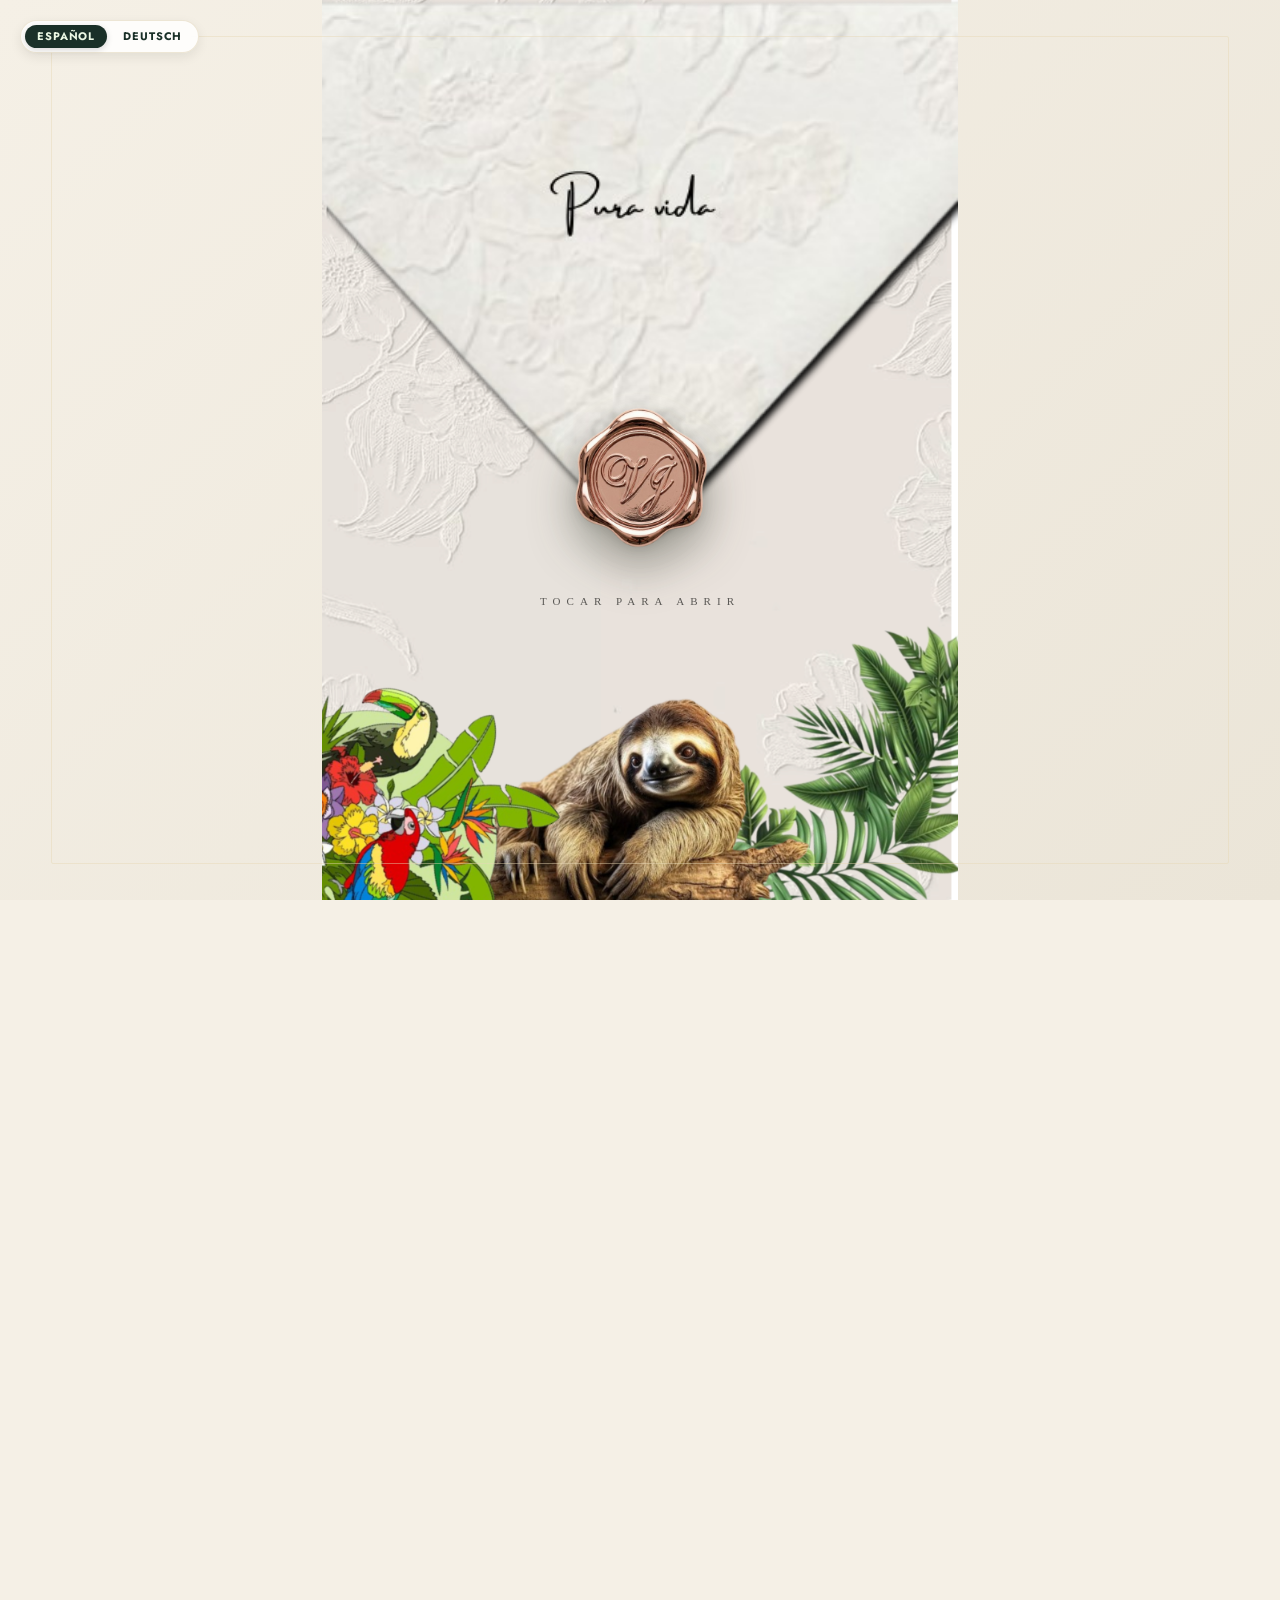
<file: index.html>
<!DOCTYPE html>
<html lang="es" translate="no">
<head>
    <meta charset="UTF-8">
    <meta name="viewport" content="width=device-width, initial-scale=1.0">
    <meta name="google" content="notranslate">
    <title>Boda | Vanessa & Jonas</title>
    <link rel="stylesheet" href="css/style.css">
    <link rel="stylesheet" href="css/sobre-elegancia.css">

    <link href="https://fonts.googleapis.com/css2?family=Cormorant+Garamond:ital,wght@0,300;0,400;0,600;1,300;1,400;1,600&family=Jost:wght@200;300;400;500&display=swap" rel="stylesheet">
</head>
<body>

<!-- ════════════════════════════════════ SOBRE DE APERTURA -->
<div id="pantalla-sobre">

    <div class="lang-switch" aria-label="Selector de idioma">
        <button type="button" class="lang-btn active" data-lang="es">Español</button>
        <button type="button" class="lang-btn" data-lang="de">Deutsch</button>
    </div>

    <div class="sobre-marco">
        <div class="sobre-borde"></div>
        <div class="sobre-division"></div>

        <div id="puerta-izq" class="puerta">
            <img src="img/Solapa.png" class="puerta-img puerta-img-izq" alt="">
            <div class="sobre-velo"></div>
        </div>
        <div id="puerta-der" class="puerta puerta-right">
            <img src="img/Detras de la solapa.png" class="puerta-img puerta-img-der" alt="">
            <div class="sobre-velo"></div>
        </div>

        <div id="sello-clic">     
            <div class="sello-wrapper">
                <img src="img/Sellonuevo.png" class="sello-img" alt="Sello">
            </div>
            
            <p class="sello-texto" data-i18n-es="Tocar para abrir" data-i18n-de="Tippen, um zu öffnen">Tocar para abrir</p>
        </div>

    </div>
</div>
<!-- ════════════════════════════════════ MODAL SOBRE RSVP -->
<div id="modal-rsvp" aria-modal="true" role="dialog" aria-label="Confirmar asistencia">
    <div class="modal-backdrop" id="modalBackdrop"></div>
    <div class="modal-sobre-wrap">

        <!-- Solapa del sobre -->
        <div class="modal-flap" id="modalFlap">
            <span class="modal-flap-txt">V<span class="modal-flap-amp">&</span>J</span>
        </div>

        <!-- Cuerpo del sobre -->
        <div class="modal-envelope">
            <div class="modal-carta" id="modalCarta">

                <!-- ╔════════════════════════════════════════════════════╗
                     ║  ESQUINAS DECORATIVAS DE LA CARTA RSVP            ║
                     ║  Mismas imágenes que las del sobre de apertura     ║
                     ║  o puedes usar otras: src="img/flor-carta-X.png"  ║
                     ╚════════════════════════════════════════════════════╝ -->
                <div class="carta-corners">
                    <img src="img/Flores_invitacionconfirmacion-removebg-preview.png" class="cc-img cc-tl" alt="" onerror="this.style.display='none'">
                    <img src="img/Flores_invitacionconfirmacion-removebg-preview.png" class="cc-img cc-tr" alt="" onerror="this.style.display='none'">
                    <img src="img/Flores_invitacionconfirmacion-removebg-preview.png" class="cc-img cc-bl" alt="" onerror="this.style.display='none'">
                    <img src="img/Flores_invitacionconfirmacion-removebg-preview.png" class="cc-img cc-br" alt="" onerror="this.style.display='none'">
                </div>

                <button class="modal-cerrar" id="modalCerrar" aria-label="Cerrar">✕</button>

                <div class="carta-contenido">
                    <p class="carta-eyebrow" data-i18n-es="14 · Octubre · 2026" data-i18n-de="14 · Oktober · 2026">14 · Octubre · 2026</p>
                    <p class="carta-deadline" data-i18n-es="<strong>Hasta el 20 de Agosto</strong> para confirmar tu asistencia" data-i18n-de="Bitte gib uns bis zum<strong> 20. August</strong>  Bescheid, ob du dabei bist oder nicht"><strong>Hasta el 20 de Agosto</strong> para confirmar tu asistencia</p>
                    <h3 class="carta-title" data-i18n-es="Confirmar <em>Asistencia</em>" data-i18n-de="Teilnahme <em>bestätigen</em>">Confirmar <em>Asistencia</em></h3>
                    <div class="carta-divider"></div>
                    <p id="mensajeBienvenida" class="carta-welcome" data-i18n-es="¡Hola! Qué alegría que estés aquí." data-i18n-de="Hallo! Es ist schön, dass du hier bist.">¡Hola! Qué alegría que estés aquí.</p>

                    <form id="rsvpForm" class="rsvp-form">
                        <div class="rsvp-field">
                            <label class="rsvp-label" data-i18n-es="Familia / Invitado" data-i18n-de="Familie / Gast">Familia / Invitado</label>
                            <input type="text" name="nombre" id="inputNombre" readonly class="rsvp-input rsvp-input-ro">
                        </div>
                        <div class="rsvp-btns">
                            <button type="button" id="btnAsistir" class="rsvp-btn rsvp-btn-si"><span>✦</span> <span class="btn-label" data-i18n-es="Sí, asistiré" data-i18n-de="Ja, ich komme">Sí, asistiré</span></button>
                            <button type="button" id="btnNoAsistir" class="rsvp-btn rsvp-btn-no"><span>✕</span> <span class="btn-label" data-i18n-es="No podré" data-i18n-de="Ich kann nicht kommen">No podré</span></button>
                        </div>
                        <input type="hidden" name="asistencia" id="valorAsistencia" value="" required>
                        <div id="seccionInvitados" class="rsvp-extra hidden">
                            <div class="rsvp-field">
                                <label class="rsvp-label" data-i18n-es="Pases Confirmados" data-i18n-de="Bestätigte Plätze">Pases Confirmados</label>
                                <div class="pases-wrap">
                                    <input type="number" name="cantidad" id="inputCantidad" value="1" min="1" class="rsvp-input pases-input">
                                    <span id="labelMax" class="pases-max" data-i18n-es="de 1 pase reservado" data-i18n-de="von 1 reserviertem Platz">de 1 pase reservado</span>
                                </div>
                                <span id="errorCantidad" class="rsvp-error hidden" aria-live="polite"></span>
                            </div>
                            <div class="rsvp-field">
                                <p class="rsvp-note" data-i18n-es="Confirmar el nombre de las personas que asistirán." data-i18n-de="Bitte die Namen der Teilnehmenden bestätigen.">Confirmar el nombre de las personas que asistirán.</p>
                                <label class="rsvp-label" data-i18n-es="Nombres completos" data-i18n-de="Vollständige Namen">Nombres completos</label>
                                <textarea name="nombres" id="inputNombres" class="rsvp-input rsvp-textarea"></textarea>
                            </div>
                            <div class="rsvp-field">
                                <label class="rsvp-label" data-i18n-es="Dieta / Restricciones" data-i18n-de="Ernährung / Einschränkungen">Dieta / Restricciones</label>
                                <textarea name="dieta" id="inputDieta" class="rsvp-input rsvp-textarea"></textarea>
                            </div>
                        </div>
                        <button type="submit" id="btnEnviar" class="rsvp-submit" data-i18n-es="Enviar Confirmación" data-i18n-de="Bestätigung senden">Enviar Confirmación</button>
                    </form>

                    <div id="mensajeExito" class="rsvp-exito hidden">
                        <div class="exito-flower">✦</div>
                        <p class="exito-text" data-i18n-es="¡Pura Vida!" data-i18n-de="Wir freuen uns!">¡Pura Vida!</p>
                        <p class="exito-sub" data-i18n-es="Confirmación guardada.<br>¡Nos vemos en octubre!" data-i18n-de="Bestätigung gespeichert.<br>Wir sehen uns im Oktober!">Confirmación guardada.<br>¡Nos vemos en octubre!</p>
                    </div>
                </div>
            </div>
        </div>
    </div>
</div>

<!-- ════════════════════════════════════ INVITACIÓN PRINCIPAL -->
<div id="invitacion-main">
    <audio id="carouselAudio" src="img/me fui de vacaciones.mp3" loop preload="auto"></audio>
    <div class="music-control global-music">
        <div class="music-player" aria-label="Reproductor de música">
            <div class="music-player-top">
                <div class="music-art" aria-hidden="true">
                    <img src="img/ima1.jpeg" class="vinyl-img" alt="Vinilo">
                    <span class="vinyl-text">♫</span>
                </div>
                <div class="music-meta">
                    <strong class="music-title">Vanessa & Jonas</strong>
                    <span class="music-subtitle" data-i18n-es="Toca para detener" data-i18n-de="Tippe zum Anhalten">Toca para detener</span>
                </div>

                <button id="musicToggle" class="music-toggle" aria-pressed="false" aria-label="Reproducir música">
                    <span class="music-btn-icon">▶</span>
                    <span class="music-btn-text" data-i18n-es="Play" data-i18n-de="Play">Play</span>
                </button>
            </div>
            <div class="music-progress-wrap" aria-hidden="true">
                <div id="musicProgress" class="music-progress"></div>
            </div>
        </div>
    </div>

    <!-- HERO -->
    <header class="hero">
        <img src="img/ima4.jpeg" class="hero-img" alt="Boda">
        <div class="hero-overlay"></div>

        <!-- ╔══════════════════════════════════════════════════════════╗
             ║  IMÁGENES DE ESQUINAAS BORRADAS                          ║
             ║  Reemplaza las flores SVG con tus propias imágenes       ║
             ║  src="img/hero-corner-tl.png"  ← esquina superior izq   ║
             ║  src="img/hero-corner-tr.png"  ← esquina superior der   ║
             ║  src="img/hero-corner-bl.png"  ← esquina inferior izq   ║
             ║  src="img/hero-corner-br.png"  ← esquina inferior der   ║
             ║  Recomendado: PNG transparente, mínimo 300×400 px        ║
             ║  Si la imagen no carga, se muestra la rama SVG de respaldo║
             ╚══════════════════════════════════════════════════════════╝DEL PRINCIO FOTOS  --> 

        <!-- Pétalos flotantes -->
        <div class="petals-container" aria-hidden="true">
            <div class="petal p1"></div><div class="petal p2"></div>
            <div class="petal p3"></div><div class="petal p4"></div>
            <div class="petal p5"></div><div class="petal p6"></div>
            <div class="petal p7"></div><div class="petal p8"></div>
        </div>

        <div class="hero-content">
            <p class="hero-eyebrow" data-i18n-es="¡Nos Casamos!" data-i18n-de="Wir heiraten!">¡Nos Casamos!</p>
            <div class="hero-divider-top"></div>
            <h1 class="hero-title" data-i18n-es="Vanessa <span class='ampersand'>&</span> Jonas" data-i18n-de="Vanessa <span class='ampersand'>&</span> Jonas">Vanessa <span class="ampersand">&</span> Jonas</h1>
        </div>

        <div class="scroll-hint"><div class="scroll-chevron"></div></div>
    </header>

    <!-- CUENTA REGRESIVA -->
    <section class="countdown-section">
        <div class="petals-container" aria-hidden="true">
            <div class="petal p1"></div><div class="petal p2"></div>
            <div class="petal p3"></div><div class="petal p4"></div>
            <div class="petal p5"></div><div class="petal p6"></div>
            <div class="petal p7"></div><div class="petal p8"></div>
        </div>
        <div class="countdown-bg-pattern" aria-hidden="true"></div>
        <p class="countdown-date" data-i18n-es="14 de octubre de 2026" data-i18n-de="14. Oktober 2026">14 de octubre de 2026</p>
        <p class="countdown-label" data-i18n-es="Solo faltan..." data-i18n-de="Es fehlen noch...">Solo faltan...</p>
        
        <div class="countdown-grid">
            <div class="cd-unit"><span id="days" class="cd-num">00</span><span class="cd-word" data-i18n-es="Días" data-i18n-de="Tage">Días</span></div>
            <div class="cd-dot">·</div>
            <div class="cd-unit"><span id="hours" class="cd-num">00</span><span class="cd-word" data-i18n-es="Horas" data-i18n-de="Stunden">Horas</span></div>
            <div class="cd-dot">·</div>
            <div class="cd-unit"><span id="minutes" class="cd-num">00</span><span class="cd-word" data-i18n-es="Min" data-i18n-de="Min">Min</span></div>
            <div class="cd-dot">·</div>
            <div class="cd-unit"><span id="seconds" class="cd-num">00</span><span class="cd-word" data-i18n-es="Seg" data-i18n-de="Sek">Seg</span></div>
        </div>
    </section>

    <!-- CITA -->
    <section class="quote-section reveal">
        <div class="petals-container" aria-hidden="true">
            <div class="petal p1"></div><div class="petal p2"></div>
            <div class="petal p3"></div><div class="petal p4"></div>
            <div class="petal p5"></div><div class="petal p6"></div>
            <div class="petal p7"></div><div class="petal p8"></div>
        </div>
        <div class="quote-ornament" aria-hidden="true">✦</div>
        <blockquote class="quote-text" data-i18n-es="“El amor no se mira, el amor se hace —<br>y juntos, lo haremos para siempre.”" data-i18n-de="„Liebe sieht man nicht, Liebe lebt man —<br>und gemeinsam werden wir sie für immer tragen.“">"El amor no se mira, el amor se hace —<br>y juntos, lo haremos para siempre."</blockquote>
        <div class="quote-line"></div>
    </section>

    <!-- ════════════════════ CARRUSEL DE FOTOS -->
    <section class="carousel-section reveal">
        <div class="petals-container" aria-hidden="true">
            <div class="petal p1"></div><div class="petal p2"></div>
            <div class="petal p3"></div><div class="petal p4"></div>
            <div class="petal p5"></div><div class="petal p6"></div>
            <div class="petal p7"></div><div class="petal p8"></div>
        </div>
        <div class="section-ornament" aria-hidden="true">
            <svg viewBox="0 0 300 40" xmlns="http://www.w3.org/2000/svg" width="240"><line x1="0" y1="20" x2="115" y2="20" stroke="#c8b07a" stroke-width="0.8" opacity="0.7"/><circle cx="130" cy="20" r="4" fill="none" stroke="#c8b07a" stroke-width="1" opacity="0.8"/><circle cx="150" cy="20" r="6" fill="none" stroke="#c8b07a" stroke-width="1" opacity="0.9"/><circle cx="170" cy="20" r="4" fill="none" stroke="#c8b07a" stroke-width="1" opacity="0.8"/><line x1="185" y1="20" x2="300" y2="20" stroke="#c8b07a" stroke-width="0.8" opacity="0.7"/></svg>
        </div>
        <h2 class="section-title" data-i18n-es="Nosotros" data-i18n-de="Wir">Nosotros</h2>
        <p class="section-sub" data-i18n-es="Un vistazo de nuestra historia" data-i18n-de="Ein Blick auf unsere Geschichte">Un vistazo de nuestro de nuestra historia</p>

        <!-- ╔══════════════════════════════════════════════════════════╗
             ║  CARRUSEL DE FOTOS — agrega tantas como quieras          ║
             ║  Cambia src="img/foto-N.jpg" por tus fotos               ║
             ║  Tamaño recomendado: 1200×800 px, proporción 3:2          ║
             ║  Para agregar más fotos: copia un bloque <div class="slide">║
             ║  Para quitar fotos: elimina el bloque completo            ║
             ╚══════════════════════════════════════════════════════════╝ -->
        <div class="carousel-wrap">
            <div class="carousel-track" id="carouselTrack">

                <div class="slide">
                    <img src="img/ima7.jpg" alt="Foto 1" onerror="this.parentElement.classList.add('slide-ph')">
        
                </div>

                <div class="slide">
                    <img src="img/ima10.jpg" alt="Foto 2" onerror="this.parentElement.classList.add('slide-ph')">
                    
                </div>

                <div class="slide">
                    <img src="img/ima8.jpg" alt="Foto 3" onerror="this.parentElement.classList.add('slide-ph')">
                   
                </div>

                <div class="slide">
                    <img src="img/ima9.jpg" alt="Foto 4" onerror="this.parentElement.classList.add('slide-ph')">
                    
                </div>

                <div class="slide">
                    <img src="img/ima1.jpeg" alt="Foto 5" onerror="this.parentElement.classList.add('slide-ph')">
                </div>

                <div class="slide">
                    <img src="img/ima5.jpeg" alt="Foto 6 " onerror="this.parentElement.classList.add('slide-ph')">
                </div>

            </div>

            <button class="carousel-btn cb-prev" id="carouselPrev" aria-label="Anterior">&#8592;</button>
            <button class="carousel-btn cb-next" id="carouselNext" aria-label="Siguiente">&#8594;</button>
            <div class="carousel-dots" id="carouselDots"></div>
        </div>
    </section>

    <!-- ════════════════════ LUGAR / VENUE -->
    <section class="venue-section reveal">
        <div class="petals-container" aria-hidden="true">
            <div class="petal p1"></div><div class="petal p2"></div>
            <div class="petal p3"></div><div class="petal p4"></div>
            <div class="petal p5"></div><div class="petal p6"></div>
            <div class="petal p7"></div><div class="petal p8"></div>
        </div>
        <div class="venue-inner">
            <div class="venue-text">
                <div class="section-ornament" style="justify-content:flex-start;margin-bottom:12px">
                    <svg viewBox="0 0 200 40" xmlns="http://www.w3.org/2000/svg" width="170"><line x1="0" y1="20" x2="72" y2="20" stroke="#c8b07a" stroke-width="0.8" opacity="0.7"/><circle cx="86" cy="20" r="4" fill="none" stroke="#c8b07a" stroke-width="1" opacity="0.8"/><circle cx="100" cy="20" r="6" fill="none" stroke="#c8b07a" stroke-width="1" opacity="0.9"/><circle cx="114" cy="20" r="4" fill="none" stroke="#c8b07a" stroke-width="1" opacity="0.8"/><line x1="128" y1="20" x2="200" y2="20" stroke="#c8b07a" stroke-width="0.8" opacity="0.7"/></svg>
                </div>
                <p class="section-title venue-title" data-i18n-es="El Lugar" data-i18n-de="Der Ort">El Lugar</p>
                <p class="venue-name">Jardin Else Kientzler</p>
                <p class="venue-address" data-i18n-es="Costa Rica · 14 Oct 2026" data-i18n-de="Costa Rica · 14. Okt. 2026">Costa Rica · 14 Oct 2026</p>
                <p class="venue-desc" data-i18n-es="Un espacio verde rodeado de naturaleza tropical — el escenario perfecto para celebrar nuestro amor bajo el cielo costarricense." data-i18n-de="Ein grüner Ort inmitten tropischer Natur — der perfekte Rahmen, um unsere Liebe unter dem costa-ricanischen Himmel zu feiern.">Un espacio verde rodeado de naturaleza tropical — el escenario perfecto para celebrar nuestro amor bajo el cielo costarricense.</p>
                <a class="venue-map-btn" href="https://maps.google.com/?q=Jardin+Else+Kientzler+Costa+Rica" target="_blank" rel="noopener" data-i18n-es="Ver en Google Maps ↗" data-i18n-de="In Google Maps ansehen ↗">Ver en Google Maps ↗</a>
            </div>

            <!-- ╔════════════════════════════════════════════════════╗
                 ║  FOTO DEL LUGAR — cambia src="img/venue.jpg"       ║
                 ║  por una foto real del lugar de la boda             ║
                 ║  Tamaño recomendado: 900×680 px                     ║
                 ╚════════════════════════════════════════════════════╝ -->
            <div class="venue-img-wrap">
                <img src="img/JardinBotanico.jpg" alt="Jardin Else Kientzler" class="venue-img" onerror="this.parentElement.classList.add('venue-ph')">
                <div class="venue-ph-txt">Foto del lugar · img/venue.jpg</div>
                <div class="venue-img-frame"></div>
            </div>
        </div>
    </section>

    <!-- ITINERARIO -->
    <section class="itinerary-section reveal">
        <div class="petals-container" aria-hidden="true">
            <div class="petal p1"></div><div class="petal p2"></div>
            <div class="petal p3"></div><div class="petal p4"></div>
            <div class="petal p5"></div><div class="petal p6"></div>
            <div class="petal p7"></div><div class="petal p8"></div>
        </div>
        <div class="section-ornament" aria-hidden="true">
            <svg viewBox="0 0 300 40" xmlns="http://www.w3.org/2000/svg" width="240"><line x1="0" y1="20" x2="115" y2="20" stroke="#c8b07a" stroke-width="0.8" opacity="0.7"/><circle cx="130" cy="20" r="4" fill="none" stroke="#c8b07a" stroke-width="1"/><circle cx="150" cy="20" r="6" fill="none" stroke="#c8b07a" stroke-width="1"/><circle cx="170" cy="20" r="4" fill="none" stroke="#c8b07a" stroke-width="1"/><line x1="185" y1="20" x2="300" y2="20" stroke="#c8b07a" stroke-width="0.8" opacity="0.7"/></svg>
        </div>
        <h2 class="section-title" data-i18n-es="Itinerario" data-i18n-de="Ablauf">Itinerario</h2>
        <div class="section-ornament" aria-hidden="true">
            <svg viewBox="0 0 300 40" xmlns="http://www.w3.org/2000/svg" width="240"><line x1="0" y1="20" x2="115" y2="20" stroke="#c8b07a" stroke-width="0.8" opacity="0.7"/><circle cx="130" cy="20" r="4" fill="none" stroke="#c8b07a" stroke-width="1"/><circle cx="150" cy="20" r="6" fill="none" stroke="#c8b07a" stroke-width="1"/><circle cx="170" cy="20" r="4" fill="none" stroke="#c8b07a" stroke-width="1"/><line x1="185" y1="20" x2="300" y2="20" stroke="#c8b07a" stroke-width="0.8" opacity="0.7"/></svg>
        </div>
        <div class="timeline">
            <div class="tl-item reveal">
                <div class="tl-time" data-i18n-es="03:30 PM" data-i18n-de="15:30 Uhr">15:30 PM</div>
                <div class="tl-dot-wrap"><div class="tl-line-top"></div><div class="tl-dot"></div><div class="tl-line-bot"></div></div>
                <div class="tl-card"><h4 class="tl-title" data-i18n-es="Ingreso de invitados" data-i18n-de="Ankunft der Gäste">Ingreso de invitados</h4>
                    <p class="tl-sub" data-i18n-es="Bienvenidos a nuestro día especial" data-i18n-de="Willkommen zu unserem besonderen Tag">Bienvenidos a nuestro día especial</p></div>
            </div>
            <div class="tl-item reveal">
                <div class="tl-time" data-i18n-es="04:00 PM" data-i18n-de="16:00 Uhr">16:00 PM</div>
                <div class="tl-dot-wrap"><div class="tl-line-top"></div><div class="tl-dot"></div><div class="tl-line-bot"></div></div>
                <div class="tl-card"><h4 class="tl-title" data-i18n-es="Inicio de la Ceremonia" data-i18n-de="Beginn der Zeremonie">Inicio de la Ceremonia</h4>
                    <p class="tl-sub" data-i18n-es="El momento del “Sí, acepto”💍" data-i18n-de="Der besondere Moment unseres, Ja, ich will“.💍">El momenro del "Si, acepto"</p></div>
            </div>
            <div class="tl-item reveal">
                <div class="tl-time" data-i18n-es="05:00 PM" data-i18n-de="17:00 Uhr">17:00 PM</div>
                <div class="tl-dot-wrap"><div class="tl-line-top"></div><div class="tl-dot"></div><div class="tl-line-bot"></div></div>
                <div class="tl-card"><h4 class="tl-title" data-i18n-es="Recepción y Cóctel" data-i18n-de=" Empfang & Cocktailstunde">Recepción y Cóctel</h4>
                    <p class="tl-sub" data-i18n-es="Ingreso de los invitados a recepción" data-i18n-de="Ankunft der Gäste bei erfrischenden">Ingreso de los invitados a recepcion</p>
                    <p class="tl-sub" data-i18n-es="Frutas, dips, empanadas y café" data-i18n-de="Cocktails 🍹 , Kaffee ☕️, Früchten 🍍🥥, Dips und Empanadas.">Frutas, Dips, Empanas y café</p></div>
            </div>
            <div class="tl-item reveal">
                <div class="tl-time" data-i18n-es="05:35 PM" data-i18n-de="17:35 Uhr">17:35 PM</div>
                <div class="tl-dot-wrap"><div class="tl-line-top"></div><div class="tl-dot"></div><div class="tl-line-bot"></div></div>
                <div class="tl-card"><h4 class="tl-title" data-i18n-es="Entrada de los Novios" data-i18n-de=" Ankunft des Brautpaares">Entrada de los Novios</h4>
                    <p class="tl-sub" data-i18n-es="Brindis y canción especial" data-i18n-de="Gemeinsamer Empfang des Brautpaares mit einem besonderen Lied,">Brindis y cancion especial</p>
                    <p class="tl-sub" data-i18n-es="Baile de los esposos" data-i18n-de="einem Glas Sekt und dem ersten Tanz als Ehepaar.">Baile de los esposos</p>
                </div>
            </div>
            <div class="tl-item reveal">
                <div class="tl-time" data-i18n-es="06:00 PM" data-i18n-de="18:00 Uhr">18:00 PM</div>
                <div class="tl-dot-wrap"><div class="tl-line-top"></div><div class="tl-dot"></div><div class="tl-line-bot"></div></div>
                <div class="tl-card"><h4 class="tl-title" data-i18n-es="Cena" data-i18n-de="Abendessen">Cena</h4>
                    <p class="tl-sub" data-i18n-es="Banquete servido a la mesa" data-i18n-de="Serviertes Abendessen in entspannter Atmosphäre">Banquete servido a la mesa y bocas</p></div>
            </div>
            <div class="tl-item reveal">
                <div class="tl-time" data-i18n-es="06:45 PM" data-i18n-de="18:45 Uhr">18:45 PM</div>
                <div class="tl-dot-wrap"><div class="tl-line-top"></div><div class="tl-dot"></div><div class="tl-line-bot"></div></div>
                <div class="tl-card"><h4 class="tl-title" data-i18n-es="Actividades" data-i18n-de="Start in den Feierabend">Actividades</h4>
                    <p class="tl-sub" data-i18n-es="Photobooth (2 horas disponible)" data-i18n-de="Nun beginnt der lustige und ausgelassene Teil des Abends.">Photobooth ( 2 horas disponible)</p>
                    <p class="tl-sub" data-i18n-es="Actividad de la liga y bouquet" data-i18n-de="Fotobox (Haltet die schönsten Erinnerungen fest.) , Spiele & Unterhaltung (Für Spaß und gemeinsame Momente)
                                                                                                , Bierpong">Actividad de la liga y bouquet</p>
                    <p class="tl-sub" data-i18n-es="Apertura de la mesa de dulces a las 8:00 PM" data-i18n-de="Süßigkeitenbuffet (Zum Naschen und Genießen.), Tanzfläche eröffnet... Lasst uns gemeinsam feiern und tanzen!">Apertura de la mesa de dulces 8:00 PM</p>
                </div>
            </div>
            <div class="tl-item reveal">
                <div class="tl-time" data-i18n-es="11:00 PM" data-i18n-de="23:00 Uhr">23:00PM</div>
                <div class="tl-dot-wrap"><div class="tl-line-top"></div><div class="tl-dot"></div><div class="tl-line-bot"></div></div>
                <div class="tl-card"><h4 class="tl-title" data-i18n-es="Cierre del evento" data-i18n-de="Abschluss der Feier">Cierre del evento</h4>
                    <p class="tl-sub" data-i18n-es="Gracias por acompañarnos" data-i18n-de="Wenn unsere Hochzeitsplanerin Feierabend macht, heißt das noch lange nicht, dass auch wir nach Hause gehen. Wir verlagern einfach den Ort und feiern an einem anderen Ort weiter. Deshalb hoffen wir, dass ihr mit uns bis zum Ende durchhaltet und die Tanzfläche unsicher macht! 🥂💃...Schön das ihr dabei seid ❤️">Gracias por acompañarnos</p></div>
            </div>
            

        </div>
    </section>

    <!-- CÓDIGO DE VESTIMENTA -->
    <section class="dress-code-section reveal">
        <div class="petals-container" aria-hidden="true">
            <div class="petal p1"></div><div class="petal p2"></div>
            <div class="petal p3"></div><div class="petal p4"></div>
            <div class="petal p5"></div><div class="petal p6"></div>
            <div class="petal p7"></div><div class="petal p8"></div>
        </div>
        <div class="section-ornament" aria-hidden="true">
            <svg viewBox="0 0 300 40" xmlns="http://www.w3.org/2000/svg" width="240"><line x1="0" y1="20" x2="115" y2="20" stroke="#c8b07a" stroke-width="0.8" opacity="0.7"/><circle cx="130" cy="20" r="4" fill="none" stroke="#c8b07a" stroke-width="1" opacity="0.8"/><circle cx="150" cy="20" r="6" fill="none" stroke="#c8b07a" stroke-width="1" opacity="0.9"/><circle cx="170" cy="20" r="4" fill="none" stroke="#c8b07a" stroke-width="1" opacity="0.8"/><line x1="185" y1="20" x2="300" y2="20" stroke="#c8b07a" stroke-width="0.8" opacity="0.7"/></svg>
        </div>
        <h2 class="section-title" data-i18n-es="Código de Vestimenta" data-i18n-de="Kleiderordnung">Código de Vestimenta</h2>
        <div class="section-ornament" aria-hidden="true">
            <svg viewBox="0 0 300 40" xmlns="http://www.w3.org/2000/svg" width="240"><line x1="0" y1="20" x2="115" y2="20" stroke="#c8b07a" stroke-width="0.8" opacity="0.7"/><circle cx="130" cy="20" r="4" fill="none" stroke="#c8b07a" stroke-width="1"/><circle cx="150" cy="20" r="6" fill="none" stroke="#c8b07a" stroke-width="1"/><circle cx="170" cy="20" r="4" fill="none" stroke="#c8b07a" stroke-width="1"/><line x1="185" y1="20" x2="300" y2="20" stroke="#c8b07a" stroke-width="0.8" opacity="0.7"/></svg>
        </div>
        <div class="dress-code-icon" aria-hidden="true">
            <img src="img/vestimenta.png" alt="Código de vestimenta" class="dress-code-img" onerror="this.style.display='none'">
        </div>
        <div class="dress-code-content">
            <p class="dress-code-text" data-i18n-es="Para disfrutar juntos del clima tropical de Costa Rica, les sugerimos un atuendo fresco y festivo. No es un evento de etiqueta estricta; siéntanse en total libertad de vestir tan formales o casuales como prefieran para disfrutar al máximo." data-i18n-de="Wir feiern unter der tropischen Sonne Costa Ricas – daher gilt: sommerlich, leicht und gerne etwas festlich. – fühlt euch wohl und kommt so, wie ihr euch am schönsten fühlt.">Ropa al gusto</p>
        </div>
    </section>

    <!-- ════════════════════ REGALOS -->
    <section class="gifts-section reveal">
        <div class="petals-container" aria-hidden="true">
            <div class="petal p1"></div><div class="petal p2"></div>
            <div class="petal p3"></div><div class="petal p4"></div>
            <div class="petal p5"></div><div class="petal p6"></div>
            <div class="petal p7"></div><div class="petal p8"></div>
        </div>
        <div class="section-ornament" aria-hidden="true">
            <svg viewBox="0 0 300 40" xmlns="http://www.w3.org/2000/svg" width="240"><line x1="0" y1="20" x2="115" y2="20" stroke="#c8b07a" stroke-width="0.8" opacity="0.7"/><circle cx="130" cy="20" r="4" fill="none" stroke="#c8b07a" stroke-width="1" opacity="0.8"/><circle cx="150" cy="20" r="6" fill="none" stroke="#c8b07a" stroke-width="1" opacity="0.9"/><circle cx="170" cy="20" r="4" fill="none" stroke="#c8b07a" stroke-width="1" opacity="0.8"/><line x1="185" y1="20" x2="300" y2="20" stroke="#c8b07a" stroke-width="0.8" opacity="0.7"/></svg>
        </div>
        <h2 class="section-title" data-i18n-es="Regalos" data-i18n-de="Geschenke">Geschenke</h2>
        <div class="section-ornament" aria-hidden="true">
            <svg viewBox="0 0 300 40" xmlns="http://www.w3.org/2000/svg" width="240"><line x1="0" y1="20" x2="115" y2="20" stroke="#c8b07a" stroke-width="0.8" opacity="0.7"/><circle cx="130" cy="20" r="4" fill="none" stroke="#c8b07a" stroke-width="1" opacity="0.8"/><circle cx="150" cy="20" r="6" fill="none" stroke="#c8b07a" stroke-width="1" opacity="0.9"/><circle cx="170" cy="20" r="4" fill="none" stroke="#c8b07a" stroke-width="1" opacity="0.8"/><line x1="185" y1="20" x2="300" y2="20" stroke="#c8b07a" stroke-width="0.8" opacity="0.7"/></svg>
        </div>
        
        <div class="gifts-content">
            <div class="gifts-icon" aria-hidden="true">
                <svg width="60" height="60" viewBox="0 0 60 60" fill="none" xmlns="http://www.w3.org/2000/svg">
                    <rect x="10" y="25" width="40" height="30" rx="2" stroke="#c8b07a" stroke-width="1.5" fill="none"/>
                    <rect x="10" y="20" width="40" height="8" rx="2" stroke="#c8b07a" stroke-width="1.5" fill="none"/>
                    <line x1="30" y1="20" x2="30" y2="55" stroke="#c8b07a" stroke-width="1.5"/>
                    <path d="M30 20C30 20 25 15 20 15C15 15 15 20 15 20" stroke="#c8b07a" stroke-width="1.5" fill="none"/>
                    <path d="M30 20C30 20 35 15 40 15C45 15 45 20 45 20" stroke="#c8b07a" stroke-width="1.5" fill="none"/>
                </svg>
            </div>
            
            <p class="gifts-message" data-i18n-es="Su presencia es nuestro mejor regalo. Debido a que celebraremos nuestra boda en Costa Rica y viajamos con equipaje limitado, lamentablemente no nos será posible llevar obsequios grandes de regreso a casa.

Si aun así desean tener un detalle con nosotros, agradeceríamos una pequeña muestra de cariño o una contribución para nuestra luna de miel." data-i18n-de="Eure Anwesenheit ist für uns das schönste Geschenk. Da wir unsere Hochzeit in Costa Rica feiern und nur mit begrenztem Gepäck reisen, können wir leider keine großen Geschenke mit nach Hause nehmen. Wenn ihr uns dennoch eine Freude machen möchtet, freuen wir uns über eine kleine Aufmerksamkeit oder einen Beitrag zu unseren Flitterwochen.">Tu presencia es el mejor regalo que podríamos recibir. Sin embargo, si deseas obsequiarnos algo especial, agradecemos de corazón tu generosidad.</p>
            
        </div>
    </section>

    <!-- RSVP BANNER FINAL -->
    <div class="rsvp-cta-banner reveal">
        <p class="rsvp-cta-text" data-i18n-es="¿Ya confirmaste tu lugar?" data-i18n-de="Hast du deinen Platz schon bestätigt?">¿Ya confirmaste tu lugar?</p>
        <button class="rsvp-cta-btn" id="btnAbrirModal2" data-i18n-es="Confirmar Asistencia ✦" data-i18n-de="Teilnahme bestätigen ✦">Confirmar Asistencia ✦</button>
    </div>

    <!-- PANTALLA DE CONFIRMACIÓN FINAL -->
    <div id="confirmacion-final" class="confirmacion-final hidden">
        <div class="confirmacion-content">
            <div class="confirmacion-petals" aria-hidden="true">
                <div class="petal p1"></div><div class="petal p2"></div>
                <div class="petal p3"></div><div class="petal p4"></div>
                <div class="petal p5"></div><div class="petal p6"></div>
                <div class="petal p7"></div><div class="petal p8"></div>
            </div>
            <div class="confirmacion-inner">
                <div class="confirmacion-flor">✦</div>
                <h2 class="confirmacion-title">¡Pura Vida!</h2>
                <p class="confirmacion-message" id="confirmacionMessage" data-i18n-es="Confirmación guardada.<br>¡Nos vemos en octubre!" data-i18n-de="Bestätigung gespeichert.<br>Wir sehen uns im Oktober!">Confirmación guardada.<br>¡Nos vemos en octubre!</p>
                <p class="confirmacion-detail" id="confirmacionDetail"></p>
                <button class="confirmacion-btn" id="btnVolverInicio" data-i18n-es="Volver al inicio" data-i18n-de="Zurück zum Anfang">Volver al inicio</button>
            </div>
        </div>
    </div>

    <!-- FOOTER -->
    <footer class="site-footer">
        <p class="footer-names">V & J</p>
        <p class="footer-date" data-i18n-es="14 · 10 · 2026" data-i18n-de="14 · 10 · 2026">14 · 10 · 2026</p>
        <p class="footer-loc" data-i18n-es="Jardin Else Kientzler · Costa Rica" data-i18n-de="Jardin Else Kientzler · Costa Rica">Jardin Else Kientzler · Costa Rica</p>
    </footer>
</div>

    <script src="script/script.js"></script>
</body>
</html>
</file>
<file: css/style.css>
--------------------------------------------css──────────────────────────────────────────
*,*::before,*::after{box-sizing:border-box;margin:0;padding:0}
:root{
    --cream:#faf7f0;--parch:#f5efe2;--gold:#c8a060;--gold-lt:#e8d4a0;
    --green-dk:#1a3028;--green:#2e5044;--green-md:#4a7360;--leaf:#7a9660;
    --text:#2e2a20;--text-lt:#6a6050;
    --serif:'Cormorant Garamond',Georgia,serif;
    --sans:'Jost',sans-serif;
}

--------------------------------------------------------------------------------------------------------------
/* Asegura que el contenedor del sobre controle el botón absoluto */
#pantalla-sobre {
    position: relative;
    /* Si tu sobre no tiene una altura definida en CSS, asegúrate de que tenga al menos min-height: 100vh; */
}

/* La cápsula contenedora (pequeña y elegante en la esquina) */
#pantalla-sobre .lang-switch {
    position: absolute;
    top: 20px; /* Un poco más abajo para no chocar con el borde extremo */
    left: 20px;
    z-index: 140; /* Por encima de los marcos y el velo */
    display: inline-flex;
    align-items: center;
    gap: 4px;
    background: rgba(255, 255, 255, 0.85);
    backdrop-filter: blur(8px);
    padding: 4px;
    border: 1px solid rgba(200, 176, 122, 0.3); /* Un toque dorado sutil */
    border-radius: 999px;
    box-shadow: 0 4px 12px rgba(15, 20, 12, 0.08);
}

/* Los botones individuales dentro de la cápsula */
#pantalla-sobre .lang-switch .lang-btn {
    border: none;
    background: transparent;
    color: var(--green-dk);
    font-family: var(--sans);
    font-size: 11px;
    font-weight: 700;
    letter-spacing: .08em;
    text-transform: uppercase;
    padding: 6px 12px;
    border-radius: 999px;
    cursor: pointer;
    line-height: 1;
    transition: all 0.2s ease;
}

/* El botón que está activo (Estilo óvalo marcado) */
#pantalla-sobre .lang-switch .lang-btn.active {
    background: var(--green-dk);
    color: #ebf8e4;
    box-shadow: 0 2px 6px rgba(0, 0, 0, 0.15);
}

/* Efecto hover discreto para el botón inactivo */
#pantalla-sobre .lang-switch .lang-btn:hover:not(.active) {
    background: rgba(46, 80, 68, 0.08);
}
---------------------------------------------------------------------------------------------------------------------------------------

#pantalla-sobre.desvanecer {
  opacity: 0;
  filter: blur(14px);
  pointer-events: none;
}

.sobre-marco {
  position: relative;
  /* MODIFICACIÓN CLAVE: Quitamos la tarjeta rígida y dejamos que sea el 100% de la pantalla */
  width: 100%;
  height: 100vh;
  height: 100dvh; /* Dynamic viewport height para solucionar el error en móviles */
  
  /* Quitamos las proporciones restrictivas que causaban el espacio abajo */
  max-height: none; 
  aspect-ratio: auto; 
  
  perspective: 2200px;
  overflow: hidden;
  box-shadow: none; /* Ya no requiere sombra de tarjeta porque es inmersivo */
  border-radius: 0; /* Bordes rectos para fundirse con la pantalla */
  animation: aparecerSobre .8s cubic-bezier(0.22, 1, 0.36, 1);
}

@keyframes aparecerSobre {
  from { opacity: 0; transform: scale(1.03) rotateX(4deg); }
  to { opacity: 1; transform: scale(1) rotateX(0); }
}

.sobre-borde {
  position: absolute;
  /* Cambiado de 8px fijos a 4% para que el marco dorado sea proporcional a la pantalla */
  inset: 4%; 
  border: 1px solid rgba(230, 215, 180, 0.45); /* Un tono oro más suave y fino */
  z-index: 42;
  pointer-events: none;
  border-radius: 2px;
}

.sobre-corners {
  position: absolute;
  /* Alineamos las flores de las esquinas exactamente con el 4% del marco dorado */
  inset: 4%; 
  z-index: 43;
  pointer-events: none;
}

.corner-img, .corner-svg {
  position: absolute;
  /* Hacemos que el tamaño de los ramos de flores varíe según el tamaño de la pantalla */
  width: clamp(100px, 16vw, 240px);
  height: clamp(100px, 16vw, 240px);
}
.corner-img { object-fit: contain; }

/* Posicionamiento exacto en los extremos del recuadro */
.corner-tl, .corner-svg-tl { top: 0; left: 0; transform: scaleX(-1);}
.corner-tr, .corner-svg-tr { top: 0; right: 0;  }
.corner-bl, .corner-svg-bl { bottom: 0; left: 0;transform: scaleX(-1); }
.corner-br, .corner-svg-br { bottom: 0; right: 0;  }

/* ── PUERTAS EN DOS MITADES DE PANTALLA ── */
.puerta {
  position: absolute;
  top: 0;
  left: 0;
  width: 100%;
  height: 100%;
  z-index: 25; /* Solapa encima de la parte de atrás */
  transform-origin: left;
  transition: transform 1.9s cubic-bezier(0.4, 0, 0.2, 1), opacity 0.4s ease, filter 1.9s ease;
  overflow: hidden;
  backface-visibility: hidden;
  background: transparent;
}

.puerta-right {
  left: auto;
  right: 0;
  transform-origin: right;
  z-index: 20; /* Parte de atrás debajo de la solapa */
}

.puerta-img {
  display: block;
  position: absolute;
  top: 0;
  width: 100%;
  height: 100%;
  object-fit: contain;
}

/* Apertura horizontal: solapa se abre hacia arriba (Más lento y hasta la mitad) */
.puerta.abrir-izq { 
  transform: rotateX(50deg); 
  transform-origin: top center;
  opacity: 1; 
  filter: brightness(0.95); 
  box-shadow: 0 8px 25px rgba(0, 0, 0, 0.25);
  
  /* Aumentamos el tiempo de transform y filter a 4.5 segundos */
  transition: transform 4.5s cubic-bezier(0.4, 0, 0.2, 1), 
              opacity 1s ease 3.5s, /* Retrasamos la opacidad para que vaya acorde al nuevo tiempo */
              filter 4.5s ease;
}

/* La parte de atrás se desvanece en sincronía con la solapa */
.puerta.abrir-der { 
  opacity: 1; 
  filter: brightness(1);
  box-shadow: none;
  /* Ajustamos también este lado a 4.4s para que vayan a la par */
  transition: transform 4.4s cubic-bezier(0.4, 0, 0.2, 1), 
              opacity 1.2s ease 0.5s, 
              filter 4.4s ease;
}


/* ── MODAL SOBRE RSVP ───────────── */
#modal-rsvp{position:fixed;inset:0;z-index:200;display:flex;align-items:center;justify-content:center;opacity:0;pointer-events:none;transition:opacity .4s ease;padding:16px}
#modal-rsvp.abierto{opacity:1;pointer-events:auto}
.modal-backdrop{position:absolute;inset:0;background:rgba(15,25,20,0.75);backdrop-filter:blur(5px);cursor:pointer}
.modal-sobre-wrap{position:relative;z-index:10;width:min(480px,100%);max-height:92svh;overflow-y:auto;display:flex;flex-direction:column;transform:translateY(44px) scale(0.94);transition:transform .55s cubic-bezier(0.22,1,0.36,1)}
#modal-rsvp.abierto .modal-sobre-wrap{transform:translateY(0) scale(1)}
.modal-flap{width:100%;height:60px;background:var(--green-dk);clip-path:polygon(0 0,100% 0,50% 100%);display:flex;align-items:flex-start;justify-content:center;padding-top:10px;transition:transform .65s cubic-bezier(0.4,0,0.2,1);transform-origin:top center}
#modal-rsvp.abierto .modal-flap{transform:rotateX(-165deg)}
.modal-flap-txt{color:var(--gold-lt);font-family:var(--serif);font-size:17px;font-style:italic}
.modal-flap-amp{font-style:normal;color:var(--gold);margin:0 2px}
.modal-envelope{background:var(--green-dk);padding:3px 3px 4px;border-radius:0 0 5px 5px}
.modal-carta{position:relative;background:var(--cream);border-radius:2px;overflow:hidden;transform:translateY(-18px);transition:transform .5s .3s cubic-bezier(0.22,1,0.36,1)}
#modal-rsvp.abierto .modal-carta{transform:translateY(0)}
.carta-corners{position:absolute;inset:0;pointer-events:none;z-index:2}
.cc-img,.cc-svg{position:absolute;width:85px;height:85px}
.cc-img{object-fit:contain}
.cc-tl,.cc-svg-tl{top:0;left:0}.cc-tr,.cc-svg-tr{top:0;right:0;transform:scaleX(-1)}
.cc-bl,.cc-svg-bl{bottom:0;left:0;transform:scaleY(-1)}.cc-br,.cc-svg-br{bottom:0;right:0;transform:scale(-1)}
.modal-cerrar{position:absolute;top:12px;right:12px;z-index:20;width:38px;height:38px;border-radius:50%;background:rgba(255,255,255,0.95);border:1px solid rgba(46,42,32,0.16);cursor:pointer;font-size:16px;font-weight:700;color:var(--green-dk);display:flex;align-items:center;justify-content:center;box-shadow:0 10px 20px rgba(0,0,0,0.14);transition:background .2s,transform .2s}
.modal-cerrar:hover{background:rgb(83, 39, 39);transform:scale(1.05)}
.carta-contenido{padding:clamp(24px,5vw,44px);padding-top:38px;position:relative;z-index:3}
.carta-eyebrow{font-size:10px;font-weight:300;letter-spacing:.5em;text-transform:uppercase;color:var(--gold);margin-bottom:10px}
.carta-title{font-family:var(--serif);font-size:clamp(26px,5vw,38px);font-weight:300;color:var(--green-dk);line-height:1.15;margin-bottom:14px}
.carta-title em{font-style:italic}
.carta-divider{width:44px;height:1px;background:var(--gold);opacity:.45;margin-bottom:14px}
.carta-deadline{font-size:12px;font-weight:500;letter-spacing:.02em;color:var(--green-dk);margin:0 0 18px;padding:10px 14px;border-radius:999px;background:rgba(122,158,96,0.14);border:1px solid rgba(122,158,96,0.25);max-width:fit-content;box-shadow:0 6px 20px rgba(122,158,96,0.08);line-height:1.4}
.carta-deadline strong{display:block;font-weight:700;color:var(--green-dk);margin-bottom:2px}
.carta-welcome{font-family:var(--serif);font-size:15px;font-style:italic;color:var(--green-md);margin-bottom:22px}

/* ── RSVP FORM ──────────────────── */
.rsvp-form{display:flex;flex-direction:column;gap:18px}
.rsvp-field{display:flex;flex-direction:column;gap:7px;text-align:left}
.rsvp-label{font-size:10px;font-weight:400;letter-spacing:.45em;text-transform:uppercase;color:var(--text-lt)}
.rsvp-input{width:100%;padding:12px 14px;border:1px solid rgba(200,176,122,0.3);border-radius:2px;background:var(--parch);font-family:var(--serif);font-size:15px;color:var(--text);outline:none;transition:border-color .25s}
.rsvp-input:focus{border-color:var(--gold)}
.rsvp-input-ro{background:#ede8df;color:var(--text-lt);font-weight:600}
.input-error{border-color:#b23a48}
.rsvp-textarea{height:76px;resize:none;font-family:var(--sans);font-size:13px}
.rsvp-note{font-size:11px;font-weight:500;letter-spacing:.12em;text-transform:uppercase;color:var(--text-lt);margin-bottom:8px}
.rsvp-btns{display:grid;grid-template-columns:1fr 1fr;gap:10px}
.rsvp-btn{padding:12px 10px;border:1px solid;border-radius:2px;font-family:var(--sans);font-size:11px;font-weight:400;letter-spacing:.22em;text-transform:uppercase;cursor:pointer;display:flex;align-items:center;justify-content:center;gap:7px;transition:all .25s ease;background:transparent}
.rsvp-btn-si{border-color:rgba(46,80,68,.35);color:var(--green)}.rsvp-btn-si:hover{background:rgba(46,80,68,.07)}
.rsvp-btn-no{border-color:rgba(130,50,40,.25);color:#8a3028}.rsvp-btn-no:hover{background:rgba(130,50,40,.05)}
.rsvp-btn.activo-si{background:var(--green-dk);color:#f8f2e4;border-color:var(--green-dk)}
.rsvp-btn.activo-no{background:#8a3028;color:#f8f2e4;border-color:#8a3028}
.rsvp-extra{display:flex;flex-direction:column;gap:14px}.rsvp-extra.hidden{display:none}
.hidden{display:none!important}
.pases-wrap{display:flex;align-items:center;gap:12px}
.pases-input{width:78px;text-align:center}.pases-max{font-size:13px;color:var(--text-lt)}
.rsvp-error{font-size:13px;color:#b23a48;min-height:18px;margin-top:4px}
.rsvp-submit{width:100%;padding:16px;background:var(--green-dk);color:#f8f2e4;border:none;border-radius:2px;font-family:var(--sans);font-size:11px;font-weight:400;letter-spacing:.5em;text-transform:uppercase;cursor:pointer;transition:background .25s,transform .2s;margin-top:2px}
.rsvp-submit:hover{background:var(--green);transform:translateY(-1px)}.rsvp-submit:disabled{opacity:.6;cursor:wait;transform:none}
.rsvp-exito{display:flex;flex-direction:column;align-items:center;gap:10px;padding:28px 0}.rsvp-exito.hidden{display:none}
.exito-flower{font-size:28px;color:var(--gold);animation:girar 6s linear infinite}
@keyframes girar{from{transform:rotate(0)}to{transform:rotate(360deg)}}
.exito-text{font-family:var(--serif);font-size:28px;font-style:italic;color:var(--green-dk)}
.exito-sub{font-size:13px;font-weight:300;color:var(--text-lt);line-height:1.7;text-align:center}

/* ── MAIN ───────────────────────── */
#invitacion-main{opacity:0}
#invitacion-main.aparecer{animation:revelarMain 2.4s forwards}
@keyframes revelarMain{from{opacity:0;transform:scale(1.04);filter:blur(10px)}to{opacity:1;transform:scale(1);filter:blur(0)}}
.reveal{opacity:0;transform:translateY(30px);transition:opacity .9s ease,transform .9s ease}
.reveal.visible{opacity:1;transform:translateY(0)}

/* ── HERO ───────────────────────── */
.hero{position:relative;height:100svh;min-height:600px;display:flex;align-items:center;justify-content:center;overflow:hidden}
.hero-img{position:absolute;inset:0;width:100%;height:100%;object-fit:cover;animation:zoomSuave 18s ease-in-out infinite alternate}
@keyframes zoomSuave{from{transform:scale(1.06) translate(0,0)}to{transform:scale(1.12) translate(-1%,-1%)}}
.hero-overlay{position:absolute;inset:0;background:linear-gradient(180deg,rgba(15,25,20,.35) 0%,rgba(15,25,20,.25) 40%,rgba(15,25,20,.6) 100%)}
.hero-corners{position:absolute;inset:0;pointer-events:none;z-index:5}
.hero-corner{position:absolute;width:clamp(180px,30vw,340px);object-fit:contain;opacity:0;transition:opacity 1.2s ease}
.hero-corner.visible{opacity:1}
.hc-tl{top:0;left:0;transform-origin:top left}
.hc-tr{top:0;right:0;transform:scaleX(-1);transform-origin:top right}
.hc-bl{bottom:0;left:0;transform:scaleY(-1);transform-origin:bottom left}
.hc-br{bottom:0;right:0;transform:scale(-1);transform-origin:bottom right}
.hc-svg{position:absolute;width:clamp(150px,26vw,280px);opacity:0;transition:opacity 1.2s ease}
.hc-svg.visible{opacity:1}
.hc-svg-tl{top:0;left:0}.hc-svg-tr{top:0;right:0}.hc-svg-bl{bottom:0;left:0}.hc-svg-br{bottom:0;right:0}
.petals-container{position:absolute;inset:0;pointer-events:none;overflow:hidden}
.petal{position:absolute;width:10px;height:16px;background:rgba(245,235,200,.5);border-radius:50% 50% 50% 0;animation:caerPetalo var(--dur,12s) linear infinite var(--delay,0s);top:-20px;left:var(--x,50%);transform:rotate(var(--rot,30deg))}
.p1{--x:8%;--dur:14s;--delay:0s;--rot:25deg}.p2{--x:18%;--dur:11s;--delay:2s;--rot:-30deg;width:7px;height:12px}
.p3{--x:33%;--dur:16s;--delay:5s;--rot:45deg}.p4{--x:55%;--dur:13s;--delay:1s;--rot:-15deg;width:9px;height:14px}
.p5{--x:68%;--dur:15s;--delay:7s;--rot:60deg;width:8px;height:12px}.p6{--x:80%;--dur:12s;--delay:3s;--rot:-40deg}
.p7{--x:90%;--dur:18s;--delay:9s;--rot:20deg;width:6px;height:10px}.p8{--x:45%;--dur:10s;--delay:6s;--rot:-55deg;width:11px;height:17px}
@keyframes caerPetalo{0%{top:-20px;opacity:0;transform:rotate(var(--rot,30deg)) translateX(0)}10%{opacity:.7}90%{opacity:.4}100%{top:110%;opacity:0;transform:rotate(calc(var(--rot,30deg) + 180deg)) translateX(30px)}}
.hero-content{position:relative;z-index:10;text-align:center;color:#f8f2e4;padding:0 24px;animation:subirContenido 1.6s .4s both ease-out;display:flex;flex-direction:column;align-items:center}
@keyframes subirContenido{from{opacity:0;transform:translateY(22px)}to{opacity:1;transform:translateY(0)}}
.hero-eyebrow{font-size:11px;font-weight:300;letter-spacing:.6em;text-transform:uppercase;color:var(--gold-lt);margin-bottom:18px}
.hero-divider-top,.hero-divider-bot{display:flex;align-items:center;justify-content:center;gap:10px;margin:14px auto;width:210px}
.hero-divider-top::before,.hero-divider-top::after,.hero-divider-bot::before,.hero-divider-bot::after{content:'';flex:1;height:1px;background:rgba(232,212,160,.55)}
.hero-divider-top::after,.hero-divider-bot::after{content:'✦';flex:none;font-size:10px;color:var(--gold-lt)}
.hero-divider-bot::before{content:'✦';flex:none;font-size:10px;color:var(--gold-lt)}
.hero-title{font-family:var(--serif);font-size:clamp(52px,12vw,100px);font-weight:300;font-style:italic;line-height:1.05}
.ampersand{font-style:normal;color:var(--gold-lt);font-size:.75em}
.hero-date{font-size:13px;font-weight:400;letter-spacing:.42em;color:#f8f2e4;margin:18px 0 0 12px;text-shadow:0 2px 10px rgba(0,0,0,.35);background:rgba(15,25,20,.35);padding:8px 14px;border-radius:4px;display:inline-block}
.hero-rsvp-btn{margin-top:28px;padding:15px 36px;background:transparent;border:1px solid rgba(232,212,160,.6);color:#f8f2e4;font-family:var(--sans);font-size:11px;font-weight:300;letter-spacing:.55em;text-transform:uppercase;cursor:pointer;border-radius:1px;transition:background .3s,border-color .3s,transform .2s;backdrop-filter:blur(4px)}
.hero-rsvp-btn:hover{background:rgba(200,160,60,.18);border-color:var(--gold-lt);transform:translateY(-2px)}
.scroll-hint{position:absolute;bottom:32px;left:50%;transform:translateX(-50%);z-index:10;animation:bounceLow 2.4s ease-in-out infinite}
.scroll-chevron{width:20px;height:20px;border-right:1px solid rgba(232,212,160,.7);border-bottom:1px solid rgba(232,212,160,.7);transform:rotate(45deg)}
@keyframes bounceLow{0%,100%{transform:translateX(-50%) translateY(0)}50%{transform:translateX(-50%) translateY(6px)}}

/* ── COUNTDOWN ──────────────────── */
.countdown-section{position:relative;background:var(--green-dk);padding:72px 24px;text-align:center;overflow:hidden}
.countdown-bg-pattern{position:absolute;inset:0;background-image:radial-gradient(circle at 20% 50%,rgba(74,115,96,.18) 0%,transparent 60%),radial-gradient(circle at 80% 50%,rgba(74,115,96,.18) 0%,transparent 60%);pointer-events:none}
.countdown-label{font-family:var(--serif);font-size:26px;font-style:italic;font-weight:300;color:var(--gold-lt);margin-bottom:8px;letter-spacing:.04em}
.countdown-date{font-family:var(--serif);font-size:18px;font-weight:300;font-style:italic;color:var(--gold-lt);margin-bottom:36px;letter-spacing:.06em;opacity:.85}
.countdown-grid{display:flex;align-items:center;justify-content:center;gap:clamp(12px,4vw,36px);flex-wrap:wrap}
.cd-unit{display:flex;flex-direction:column;align-items:center;gap:6px}
.cd-num{font-family:var(--serif);font-size:clamp(48px,10vw,80px);font-weight:300;color:#f8f2e4;line-height:1;min-width:2.2ch;text-align:center;transition:transform .2s ease}
.cd-num.tick{transform:scale(1.06)}.cd-word{font-size:10px;font-weight:300;letter-spacing:.45em;text-transform:uppercase;color:rgba(200,176,122,.6)}
.cd-dot{font-size:28px;color:rgba(200,176,122,.35);align-self:center;margin-top:-8px}

/* ── QUOTE ──────────────────────── */
.quote-section{background:var(--parch);padding:80px 32px;text-align:center}
.quote-ornament{font-size:26px;color:var(--gold);opacity:.55;margin-bottom:18px}
.quote-text{font-family:var(--serif);font-size:clamp(20px,4vw,28px);font-style:italic;font-weight:300;color:var(--green-dk);line-height:1.7;max-width:600px;margin:0 auto}
.quote-line{width:1px;height:48px;background:var(--gold);opacity:.4;margin:28px auto 0}

/* ── CARRUSEL ───────────────────── */
.carousel-section{background:linear-gradient(180deg,rgba(250,247,240,.98),rgba(245,239,229,.98));padding:60px 0 50px;text-align:center;overflow:hidden}
.section-title{font-family:var(--serif);font-size:clamp(28px,5.5vw,40px);font-weight:300;font-style:italic;color:var(--green-dk);margin:12px 0 6px;letter-spacing:.02em}
.section-sub{font-size:11px;font-weight:300;letter-spacing:.3em;text-transform:uppercase;color:var(--text-lt);margin-bottom:24px}
.section-ornament{display:flex;justify-content:center;margin:8px 0}
.carousel-wrap{position:relative;width:100%;max-width:380px;margin:0 auto;padding:12px 14px 38px;background:rgba(255,255,255,.95);border:1px solid rgba(200,176,122,.24);box-shadow:0 14px 32px rgba(23,30,20,.08);border-radius:18px}
.carousel-track {
  position: relative;
  width: 100%;
  padding-top: 125%; /* Relación de aspecto 4:5 (Vertical) */
}
.slide{position:absolute;inset:0;opacity:0;visibility:hidden;background:rgba(245,239,229,.92);display:flex;align-items:center;justify-content:center;border-radius:14px;box-shadow:inset 0 0 0 1px rgba(255,255,255,.65);overflow:hidden;transition:opacity .7s ease,visibility .7s ease}
.slide.active{opacity:1;visibility:visible}
.slide img{width:100%;height:100%;object-fit:cover;object-position:center;display:block;transition:transform .5s ease}
.slide:hover img{transform:scale(1.02)}
.slide-ph img{display:none}
.slide-ph-txt{position:absolute;font-size:12px;color:var(--text-lt);letter-spacing:.08em;font-style:italic;display:none;padding:16px;text-align:center}
.slide-ph .slide-ph-txt{display:block}
.carousel-btn{position:absolute;top:50%;transform:translateY(-50%);width:38px;height:38px;border-radius:50%;background:rgba(255,255,255,.96);border:1px solid rgba(200,176,122,.35);cursor:pointer;font-size:15px;color:var(--green-dk);display:flex;align-items:center;justify-content:center;transition:background .25s,transform .25s,box-shadow .25s;backdrop-filter:blur(8px);box-shadow:0 12px 20px rgba(15,20,12,.12);z-index:5}
.carousel-btn:hover{background:rgba(255,255,255,1);transform:translateY(-50%) scale(1.02);box-shadow:0 14px 24px rgba(15,20,12,.14)}
.cb-prev{left:6px}.cb-next{right:6px}
.carousel-dots{position:absolute;bottom:10px;left:0;right:0;display:flex;justify-content:center;gap:6px}
.dot{width:7px;height:7px;border-radius:50%;background:rgba(200,176,122,.35);border:1px solid rgba(200,176,122,.2);cursor:pointer;transition:background .3s,transform .3s,box-shadow .3s}
.dot.activo{background:var(--gold);transform:scale(1.1);box-shadow:0 0 0 2px rgba(200,176,122,.14)}

/* Música: control de vinilo */
.music-control{position:fixed;top:10px;right:10px;z-index:8;opacity:.78}
.music-player{width:min(214px,calc(100vw - 20px));padding:8px 9px 7px;border-radius:16px;background:rgba(247,241,231,.72);border:1px solid rgba(200,176,122,.14);box-shadow:0 8px 14px rgba(15,20,12,.06),inset 0 1px 0 rgba(255,255,255,.28);backdrop-filter:blur(5px);display:flex;flex-direction:column;gap:7px;position:relative;overflow:hidden}
.music-player::before{content:'';position:absolute;inset:0;background:radial-gradient(circle at top left,rgba(200,176,122,.05),transparent 42%),radial-gradient(circle at bottom right,rgba(74,115,96,.04),transparent 40%);pointer-events:none}
.music-player-top{position:relative;display:grid;grid-template-columns:40px 1fr auto;gap:8px;align-items:center;z-index:1}
.music-art{position:relative;width:40px;height:40px;border-radius:12px;background:linear-gradient(180deg,rgba(255,255,255,.86),rgba(237,228,214,.78));border:1px solid rgba(200,176,122,.12);box-shadow:inset 0 0 0 1px rgba(255,255,255,.24);overflow:hidden;display:flex;align-items:center;justify-content:center}
.music-art .vinyl-img{display:block;width:100%;height:100%;object-fit:cover;border-radius:12px;transition:transform .45s linear;opacity:.7}
.vinyl-text{position:absolute;font-size:14px;color:#ffffff;font-weight:700;z-index:2;text-shadow:0 2px 4px rgba(0,0,0,.22)}
.music-meta{min-width:0;display:flex;flex-direction:column;gap:0}
.music-kicker{font-size:7px;letter-spacing:.34em;text-transform:uppercase;color:var(--gold);opacity:.54;white-space:nowrap;overflow:hidden;text-overflow:ellipsis}
.music-title{font-family:var(--serif);font-size:12px;font-weight:600;font-style:italic;color:var(--green-dk);line-height:1.02;white-space:nowrap;overflow:hidden;text-overflow:ellipsis;opacity:.84}
.music-subtitle{font-size:8px;color:var(--text-lt);letter-spacing:.05em;white-space:nowrap;overflow:hidden;text-overflow:ellipsis;opacity:.65}
.music-toggle{min-width:50px;height:50px;border-radius:14px;border:1px solid rgba(200,176,122,.16);background:linear-gradient(180deg,rgba(46,80,68,.88),rgba(33,61,52,.88));color:#f8f2e4;display:flex;flex-direction:column;align-items:center;justify-content:center;gap:1px;cursor:pointer;box-shadow:0 7px 12px rgba(15,20,12,.08),inset 0 1px 0 rgba(255,255,255,.08);padding:0 7px;transition:transform .2s ease,box-shadow .2s ease,background .25s ease,border-color .25s ease,opacity .25s ease;position:relative;overflow:hidden;opacity:.82}
.music-toggle::after{content:'';position:absolute;inset:0;background:linear-gradient(135deg,rgba(255,255,255,.14),transparent 48%);pointer-events:none}
.music-toggle:hover{transform:translateY(-1px);box-shadow:0 10px 14px rgba(15,20,12,.1),inset 0 1px 0 rgba(255,255,255,.12);opacity:.95}
.music-toggle:focus{outline:2px solid rgba(200,176,122,.24);outline-offset:2px}
.music-btn-icon{font-size:13px;line-height:1;opacity:.95}
.music-btn-text{font-size:7px;letter-spacing:.26em;text-transform:uppercase;margin-left:1px;opacity:.85}
.music-player.playing .music-toggle{background:linear-gradient(180deg,rgba(200,176,122,.9),rgba(181,149,84,.9));color:#2f2716;border-color:rgba(200,176,122,.3)}
.music-player.playing .music-btn-icon{transform:translateX(1px)}
.music-progress-wrap{position:relative;height:5px;border-radius:999px;background:rgba(46,80,68,.08);overflow:hidden;z-index:1;opacity:.55}
.music-progress{height:100%;width:0%;border-radius:999px;background:linear-gradient(90deg,var(--gold-lt),var(--gold),#e6c67e);box-shadow:0 0 6px rgba(200,176,122,.12);transition:width .15s linear}



@media(max-width:480px){
  .music-control{top:8px;right:8px;opacity:.72}
  .music-player{width:min(206px,calc(100vw - 16px));padding:7px 8px 6px;border-radius:15px}
  .music-player-top{grid-template-columns:36px 1fr auto;gap:7px}
  .music-art{width:36px;height:36px;border-radius:11px}
  .music-title{font-size:11px}
  .music-subtitle{font-size:7px}
  .music-toggle{min-width:46px;height:46px;border-radius:13px}
  .music-btn-text{font-size:7px;letter-spacing:.2em}
}

/* ── VENUE ──────────────────────── */
.venue-section{background:var(--green-dk);padding:80px 24px}
.venue-inner{max-width:960px;margin:0 auto;display:grid;grid-template-columns:1fr 1fr;gap:52px;align-items:center}
.venue-title{color:var(--gold-lt) !important}
.venue-name{font-family:var(--serif);font-size:32px;font-style:italic;font-weight:300;color:var(--gold-lt);margin-bottom:4px}
.venue-address{font-size:11px;font-weight:300;letter-spacing:.4em;text-transform:uppercase;color:rgba(200,176,122,.5);margin-bottom:18px}
.venue-desc{font-size:15px;font-weight:300;line-height:1.8;color:rgba(248,242,228,.7);margin-bottom:26px;max-width:380px}
.venue-map-btn{display:inline-block;padding:13px 28px;border:1px solid rgba(200,176,122,.4);color:var(--gold-lt);font-size:11px;font-weight:300;letter-spacing:.4em;text-transform:uppercase;text-decoration:none;border-radius:1px;transition:background .25s,border-color .25s}
.venue-map-btn:hover{background:rgba(200,176,122,.12);border-color:var(--gold-lt)}
.venue-img-wrap{position:relative;display:flex;align-items:center;justify-content:center;min-height:200px}
.venue-img{width:100%;aspect-ratio:4/3;object-fit:cover;border-radius:2px;display:block}
.venue-img-frame{position:absolute;inset:12px;border:1px solid rgba(200,176,122,.28);border-radius:2px;pointer-events:none}
.venue-ph{background:rgba(255,255,255,.05);aspect-ratio:4/3;border-radius:2px;width:100%;display:flex;align-items:center;justify-content:center}
.venue-ph .venue-img{display:none}
.venue-ph-txt{display:none;font-size:13px;color:rgba(200,176,122,.45);font-style:italic;text-align:center;padding:20px}
.venue-ph .venue-ph-txt{display:block}

/* ── ITINERARIO ─────────────────── */
.itinerary-section{background:var(--cream);padding:80px 24px;text-align:center}
.timeline{max-width:520px;margin:48px auto 0;display:flex;flex-direction:column}
.tl-item{display:grid;grid-template-columns:88px 26px 1fr;align-items:stretch;gap:0 14px;text-align:left}
.tl-time{font-family:var(--serif);font-size:17px;font-style:italic;color:var(--gold);padding-top:15px;text-align:right}
.tl-dot-wrap{display:flex;flex-direction:column;align-items:center}
.tl-dot{width:13px;height:13px;border-radius:50%;background:var(--green-dk);border:2px solid var(--gold-lt);flex-shrink:0;z-index:1}
.tl-line-top,.tl-line-bot{width:1px;background:rgba(200,176,122,.3);flex:1;min-height:14px}
.tl-item:first-child .tl-line-top{opacity:0}.tl-item:last-child .tl-line-bot{opacity:0}
.tl-card{background:var(--parch);border:1px solid rgba(200,176,122,.2);border-radius:2px;padding:14px 16px;margin:8px 0;transition:box-shadow .3s,transform .3s}
.tl-card:hover{box-shadow:0 8px 28px rgba(0,0,0,.07);transform:translateY(-2px)}
.tl-title{font-family:var(--serif);font-size:20px;font-weight:400;color:var(--green-dk)}
.tl-sub{font-size:12px;font-weight:300;letter-spacing:.04em;color:var(--text-lt);margin-top:3px}

/* ── CÓDIGO DE VESTIMENTA ────────── */
.dress-code-section{background:var(--green-dk);padding:80px 24px;text-align:center}
.dress-code-section .section-title{color:#f8f2e4 !important}
.dress-code-content{max-width:600px;margin:0 auto;padding:48px 24px;position:relative;z-index:1}
.dress-code-icon{font-size:64px;margin-bottom:20px;display:block;animation:floatFlor 3s ease-in-out infinite}
.dress-code-text{font-family:var(--serif);font-size:clamp(16px,3vw,20px);font-weight:300;font-style:italic;color:#f8f2e4;line-height:1.7;margin:0;text-shadow:0 2px 8px rgba(0,0,0,.2)}
.dress-code-img{width:120px;height:120px;object-fit:contain;margin-bottom:20px;display:block;margin-left:auto;margin-right:auto;animation:floatFlor 3s ease-in-out infinite}

/* ── RSVP CTA ───────────────────── */
.rsvp-cta-banner{background:var(--parch);border-top:1px solid rgba(200,176,122,.22);border-bottom:1px solid rgba(200,176,122,.22);padding:52px 24px;text-align:center;display:flex;flex-direction:column;align-items:center;gap:20px}
.rsvp-cta-text{font-family:var(--serif);font-size:22px;font-style:italic;color:var(--green-dk)}
.rsvp-cta-btn{padding:17px 44px;background:var(--green-dk);color:#f8f2e4;border:none;border-radius:2px;font-family:var(--sans);font-size:11px;font-weight:300;letter-spacing:.55em;text-transform:uppercase;cursor:pointer;transition:background .25s,transform .2s}
.rsvp-cta-btn:hover{background:var(--green);transform:translateY(-2px)}

/* ── CONFIRMACIÓN FINAL ─────────── */
.confirmacion-final{position:fixed;inset:0;z-index:300;display:flex;align-items:center;justify-content:center;background:linear-gradient(135deg,rgba(26,48,40,.95) 0%,rgba(46,80,68,.92) 100%);backdrop-filter:blur(8px);animation:fadeInConfirm .6s cubic-bezier(0.22,1,0.36,1)}
@keyframes fadeInConfirm{from{opacity:0;filter:blur(12px)}to{opacity:1;filter:blur(0)}}
.confirmacion-final.hidden{display:none!important}
.confirmacion-content{position:relative;text-align:center;z-index:10;max-width:560px;padding:48px 32px;background:rgba(255,255,255,.98);border-radius:24px;box-shadow:0 40px 120px rgba(0,0,0,.25),inset 0 0 0 1px rgba(200,176,122,.15)}
.confirmacion-petals{position:absolute;inset:0;pointer-events:none;overflow:hidden}
.confirmacion-inner{position:relative;z-index:2}
.confirmacion-flor{font-size:48px;margin-bottom:16px;animation:floatFlor 3s ease-in-out infinite}
@keyframes floatFlor{0%,100%{transform:translateY(0)}50%{transform:translateY(-8px)}}
.confirmacion-title{font-family:var(--serif);font-size:56px;font-style:italic;font-weight:300;color:var(--green-dk);margin-bottom:12px}
.confirmacion-message{font-size:16px;font-weight:300;line-height:1.6;color:var(--text);margin-bottom:8px}
.confirmacion-detail{font-size:13px;color:var(--text-lt);letter-spacing:.08em;margin-bottom:28px}
.confirmacion-btn{padding:14px 36px;background:var(--green-dk);color:#f8f2e4;border:none;border-radius:4px;font-family:var(--sans);font-size:12px;font-weight:500;letter-spacing:.3em;text-transform:uppercase;cursor:pointer;transition:all .3s cubic-bezier(0.4,0,0.2,1)}
.confirmacion-btn:hover{background:var(--green);transform:translateY(-2px);box-shadow:0 8px 24px rgba(26,48,40,.2)}

/* ── FOOTER ─────────────────────── */
.site-footer{background:var(--green-dk);padding:52px 24px 40px;text-align:center;border-top:1px solid rgba(200,176,122,.14)}
.footer-names{font-family:var(--serif);font-size:36px;font-style:italic;font-weight:300;color:var(--gold-lt);margin-bottom:10px}
.footer-date,.footer-loc{font-size:11px;font-weight:300;letter-spacing:.42em;text-transform:uppercase;color:rgba(200,176,122,.42);margin-top:6px}

/* ── REGALOS ────────────────────── */
.gifts-section{background:var(--cream);padding:80px 24px;text-align:center;position:relative;overflow:hidden}
.gifts-content{max-width:640px;margin:0 auto;position:relative;z-index:2}
.gifts-icon{font-size:64px;margin-bottom:24px;display:block;animation:floatFlor 3s ease-in-out infinite}
.gifts-icon svg{width:60px;height:60px;stroke:var(--gold)}
.gifts-message{font-family:var(--serif);font-size:clamp(16px,3vw,20px);font-weight:300;font-style:italic;color:var(--green-dk);line-height:1.7;margin-bottom:32px;text-shadow:0 1px 4px rgba(0,0,0,.04)}
.gifts-image-container{position:relative;display:inline-block;max-width:100%;margin:0 auto 32px;padding:16px;background:rgba(255,255,255,.85);border:1px solid rgba(200,176,122,.3);border-radius:4px;box-shadow:0 12px 32px rgba(23,30,20,.1)}
.gifts-image{display:block;max-width:100%;height:auto;max-height:400px;object-fit:contain;margin:0 auto;border-radius:2px}
.gifts-image-frame{position:absolute;inset:8px;border:1px solid rgba(200,176,122,.2);border-radius:2px;pointer-events:none}
.gifts-ph{background:rgba(245,239,229,.5);min-height:200px;display:flex;align-items:center;justify-content:center}
.gifts-ph .gifts-image{display:none}
.gifts-ph::after{content:'Tu imagen de regalos · img/regalo.jpg';display:block;font-size:13px;color:var(--text-lt);font-style:italic;text-align:center;padding:20px}
.gifts-highlight{font-family:var(--serif);font-size:clamp(14px,2.5vw,18px);font-weight:400;font-style:italic;color:var(--green-md);line-height:1.6;margin-top:24px;padding-top:24px;border-top:1px solid rgba(200,176,122,.25)}

/* ── RESPONSIVE ─────────────────── */
@media(max-width:700px){
    .venue-inner{grid-template-columns:1fr;gap:32px}
    .venue-text .section-ornament{justify-content:center}
    .venue-title{text-align:center !important}
    .venue-desc{max-width:100%}
    .venue-map-btn{display:block;text-align:center}
}
@media(max-width:480px){
    .tl-item{grid-template-columns:70px 22px 1fr;gap:0 8px}.tl-time{font-size:14px}
    .cd-dot{display:none}.countdown-grid{gap:24px}
    .carousel-btn{width:36px;height:36px;font-size:15px}.cb-prev{left:6px}.cb-next{right:6px}
}
</file>
<file: css/sobre-elegancia.css>
/* ════════════════════════════════════════════════════════════════
   PORTADA ELEGANTE - SOBRE DE APERTURA MEJORADO (PANTALLA COMPLETA)
   ════════════════════════════════════════════════════════════════ */

/* Reseteo básico para asegurar que tome el 100% de la pantalla sin scroll */
* {
  margin: 0;
  padding: 0;
  box-sizing: border-box;
}

/* Corrección del espacio inferior: forzamos el color de fondo base desde la raíz */
body, html {
  width: 100%;
  height: 100%;
  overflow: hidden;
  background-color: #f5f0e6; /* Fondo crema elegante */
}

#pantalla-sobre {
  /* Contenedor principal con fondo crema elegante */
  background: linear-gradient(135deg, #f5f0e6 0%, #ebe5d8 100%);
  width: 100%;
  height: 100vh;
  height: 100dvh; /* Dynamic viewport height para móviles */
  position: relative;
  display: flex;
  align-items: center;
  justify-content: center;
  perspective: 1000px; /* Mantiene la profundidad para tu animación 3D */
}



@keyframes aparecerSobreElegante {
  0% {
    opacity: 0;
    transform: scale(1.05) rotateX(8deg) rotateZ(-1deg);
  }
  50% {
    transform: scale(1) rotateX(0) rotateZ(0);
  }
  100% {
    opacity: 1;
    transform: scale(1) rotateX(0) rotateZ(0);
  }
}

/* ════════════════════════════════════════════════════════════════
   ELEMENTOS BOTÁNICOS - LAS 4 ESQUINAS FLUIDAS
   ════════════════════════════════════════════════════════════════ */
.flor-esquina {
  position: absolute;
  /* Controla el tamaño de los ramos proporcionalmente al tamaño de la pantalla */
  width: clamp(100px, 18vw, 260px); 
  height: auto;
  z-index: 2;
  pointer-events: none;
}

/* Posicionamiento exacto alineado con el 4% del recuadro dorado */
.flor-top-left {
  top: 4%;
  left: 4%;
}

.flor-top-right {
  top: 4%;
  right: 4%;
  transform: scaleX(-1); /* Espejo horizontal si usas la misma imagen */
}

.flor-bottom-left {
  bottom: 4%;
  left: 4%;
}

.flor-bottom-right {
  bottom: 4%;
  right: 4%;
}

#sello-clic {
  position: absolute;
  top: 55%;
  left: 50%;
  /* Usamos translate estricto para anclar el bloque al centro de la pantalla */
  transform: translate(-50%, -50%);
  display: flex;
  flex-direction: column; /* Apila de forma perfecta: letras -> sello -> texto guía */
  align-items: center;
  justify-content: center;
  gap: 12px; /* Espaciado simétrico controlado */
  z-index: 50;
  cursor: pointer;
  transition: transform 0.3s ease;
}

/* Efecto levitación armónico que mueve todo el conjunto junto */
#sello-clic:hover {
  transform: translate(-50%, -55%);
}

.puerta-letra {
  font-family: 'Cormorant Garamond', serif;
  font-style: italic;
  font-size: clamp(45px, 7vw, 75px);
  font-weight: 300;
  color: rgba(245, 235, 200, 0.95); /* Color crema sedoso */
  user-select: none;
  line-height: 1;
  display: inline-block;
  transform: translateY(-9px);
}

/* --- CONTENEDOR AISLADO PARA EL SELLO Y SU PULSO --- */
.sello-wrapper {
  position: relative; /* Crea el punto de origen (0,0) exacto para el pulso */
  display: flex;
  align-items: center;
  justify-content: center;
  /* CAMBIO: Sello más grande y dominante en la composición */
  width: clamp(140px, 25vw, 185px); 
  height: clamp(140px, 25vw, 185px);
}

/* --- LA IMAGEN DEL SELLO DE LACRE --- */
.sello-img {
  position: relative;
  width: 100%;
  height: 100%;
  object-fit: contain;
  z-index: 2; /* Cubre el punto de origen de la animación del pulso */
  filter: drop-shadow(0 20px 24px rgba(40, 48, 32, 0.38)) 
          drop-shadow(0 2px 6px rgba(0, 0, 0, 0.15));
  transition: transform 0.4s ease;
  animation: palpitar 2s ease-in-out infinite;
}

@keyframes palpitar {
  0%, 100% { transform: scale(1); }
  50% { transform: scale(1.08); }
}

#sello-clic:hover .sello-img {
  transform: scale(1.12) rotate(2deg); /* Reacción elegante táctil */
}

/* --- TEXTO DE GUÍA INFERIOR (TOCAR PARA ABRIR) --- */
.sello-texto {
  font-size: clamp(9px, 1.2vw, 11px); /* Pequeña, limpia y muy legible */
  font-weight: 400;
  letter-spacing: 0.55em; /* Estilo tipográfico de papelería editorial */
  text-transform: uppercase;
  color: rgba(15, 15, 14, 0.65); /* Crema suave para romper el contraste duro */
  animation: parpadeoElegante 2.5s ease-in-out infinite;
  white-space: nowrap;
  position: relative;
  bottom: auto; /* Desvinculado del suelo de la pantalla */
  width: auto;
  text-align: center;
  margin-top: 15px;
}

@keyframes parpadeoElegante {
  0%, 100% { opacity: 0.75; }
  50% { opacity: 0.2; }
}
</file>
